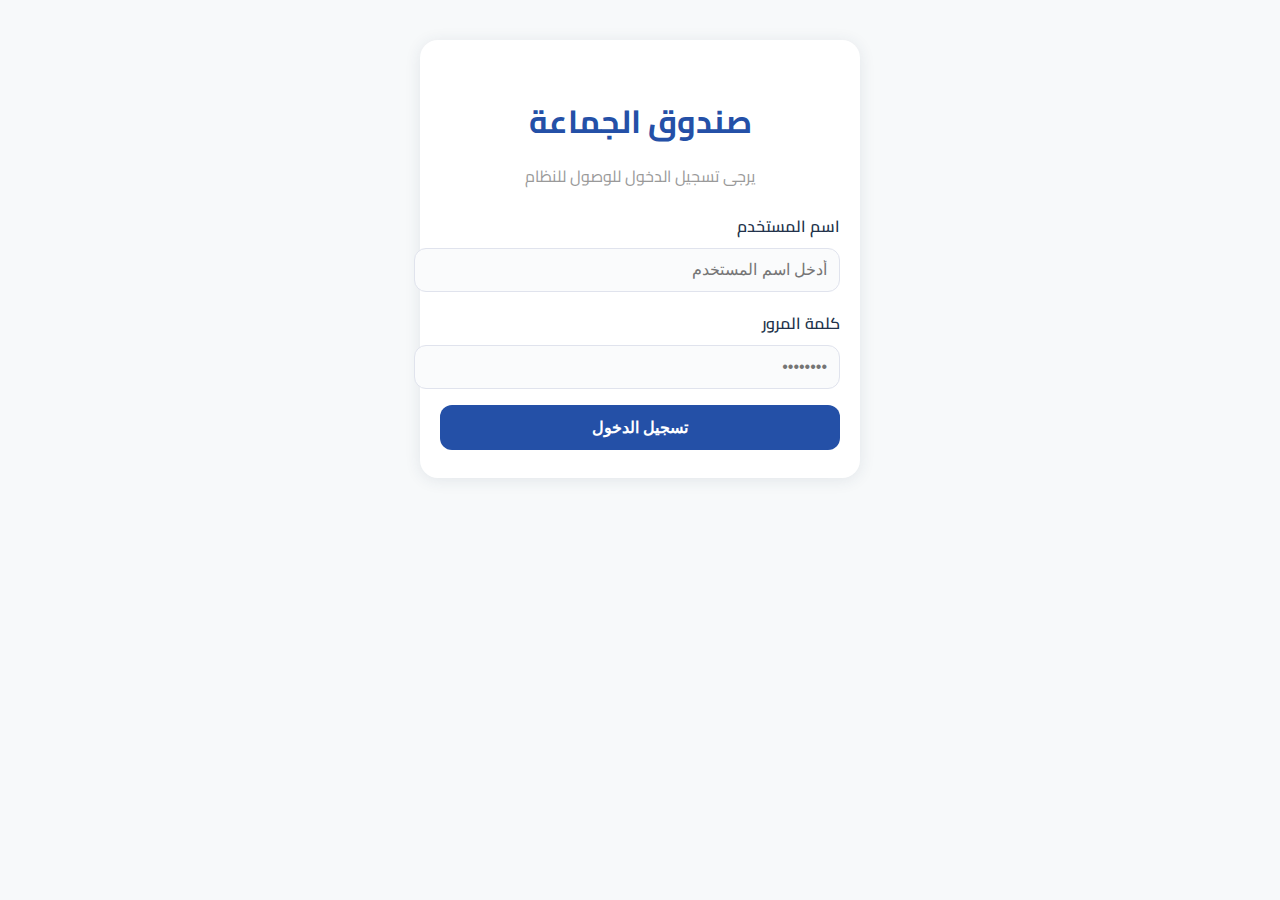
<file: index.html>
<!DOCTYPE html>
<html lang="ar" dir="rtl">
<head>
    <meta charset="UTF-8">
    <title>تسجيل الدخول - صندوق الجماعة</title>
    <meta name="viewport" content="width=device-width,initial-scale=1">
    <link href="https://fonts.googleapis.com/css2?family=Cairo:wght@400;700&family=Tajawal:wght@400;700&family=Almarai:wght@400;700&display=swap" rel="stylesheet">
    <link rel="stylesheet" href="style.css">
</head>
<body>
    <div class="container">
        <h1>صندوق الجماعة</h1>
        <div class="subtitle">يرجى تسجيل الدخول للوصول للنظام</div>
        <form>
            <div class="input-group">
                <label for="username">اسم المستخدم</label>
                <input type="text" id="username" placeholder="أدخل اسم المستخدم">
            </div>
            <div class="input-group">
                <label for="password">كلمة المرور</label>
                <input type="password" id="password" placeholder="••••••••">
            </div>
            <button class="btn-primary" type="submit">تسجيل الدخول</button>
        </form>
    </div>
</body>
</html>
</file>
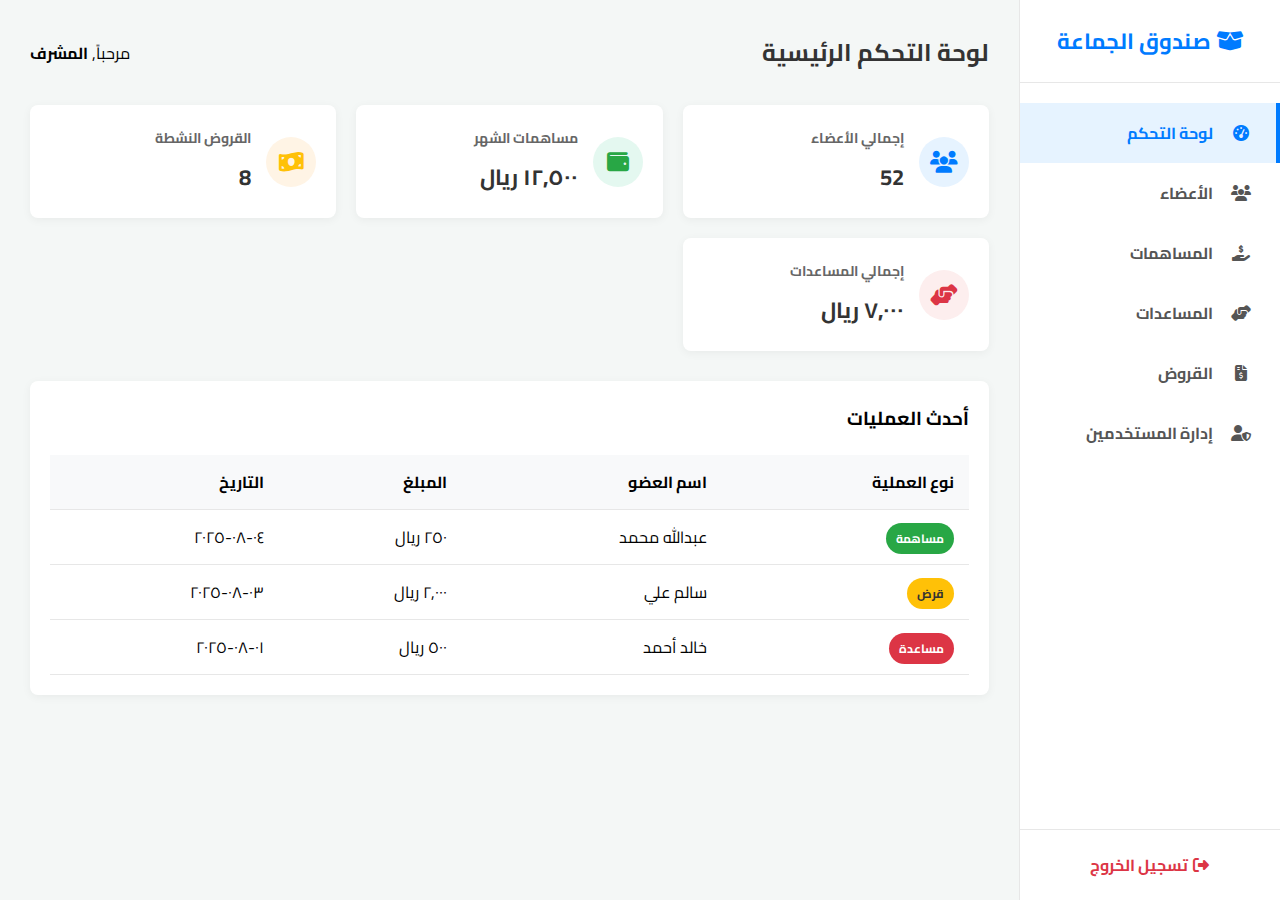
<file: dashboard.html>
<!DOCTYPE html>
<html lang="ar" dir="rtl">
<head>
    <meta charset="UTF-8">
    <meta name="viewport" content="width=device-width, initial-scale=1.0">
    <title>لوحة التحكم - صندوق الجماعة</title>
    
    <!-- ربط ملف التنسيقات CSS الخاص بلوحة التحكم -->
    <link rel="stylesheet" href="css/dashboard.css">
    
    <!-- ربط خط Cairo من Google Fonts -->
    <link rel="preconnect" href="https://fonts.googleapis.com">
    <link rel="preconnect" href="https://fonts.gstatic.com" crossorigin>
    <link href="https://fonts.googleapis.com/css2?family=Cairo:wght@400;700&display=swap" rel="stylesheet">
    
    <!-- ربط مكتبة Font Awesome للأيقونات (ضرورية للأيقونات) -->
    <link rel="stylesheet" href="https://cdnjs.cloudflare.com/ajax/libs/font-awesome/6.1.1/css/all.min.css">
</head>
<body>

    <div class="dashboard-layout">
        
        <!-- ==================== القائمة الجانبية (Sidebar) ==================== -->
        <aside class="sidebar">
            <div class="sidebar-header">
                <h3><i class="fas fa-box-open"></i> صندوق الجماعة</h3>
            </div>
            <nav class="sidebar-nav">
                <ul>
                    <!-- الرابط النشط حالياً -->
                    <li class="active"><a href="dashboard.html"><i class="fas fa-tachometer-alt fa-fw"></i> لوحة التحكم</a></li>
                    <li><a href="#"><i class="fas fa-users fa-fw"></i> الأعضاء</a></li>
                    <li><a href="#"><i class="fas fa-hand-holding-usd fa-fw"></i> المساهمات</a></li>
                    <li><a href="#"><i class="fas fa-hands-helping fa-fw"></i> المساعدات</a></li>
                    <li><a href="#"><i class="fas fa-file-invoice-dollar fa-fw"></i> القروض</a></li>
                    <li><a href="#"><i class="fas fa-user-shield fa-fw"></i> إدارة المستخدمين</a></li>
                </ul>
            </nav>
            <div class="sidebar-footer">
                <a href="index.html"><i class="fas fa-sign-out-alt fa-fw"></i> تسجيل الخروج</a>
            </div>
        </aside>

        <!-- ==================== المحتوى الرئيسي (Main Content) ==================== -->
        <main class="main-content">
            
            <!-- ترويسة المحتوى -->
            <header class="main-header">
                <h2>لوحة التحكم الرئيسية</h2>
                <div class="user-info">
                    <span>مرحباً, <strong>المشرف</strong></span>
                </div>
            </header>
            
            <!-- بطاقات الملخص السريع -->
            <section class="summary-cards">
                <div class="card">
                    <div class="card-icon" style="background-color: #e6f3ff;">
                        <i class="fas fa-users" style="color: #007bff;"></i>
                    </div>
                    <div class="card-info">
                        <h4>إجمالي الأعضاء</h4>
                        <p>52</p> <!-- بيانات وهمية مؤقتاً -->
                    </div>
                </div>
                <div class="card">
                    <div class="card-icon" style="background-color: #e4f8f0;">
                        <i class="fas fa-wallet" style="color: #28a745;"></i>
                    </div>
                    <div class="card-info">
                        <h4>مساهمات الشهر</h4>
                        <p>١٢,٥٠٠ ريال</p> <!-- بيانات وهمية مؤقتاً -->
                    </div>
                </div>
                <div class="card">
                    <div class="card-icon" style="background-color: #fff4e5;">
                        <i class="fas fa-money-bill-wave" style="color: #ffc107;"></i>
                    </div>
                    <div class="card-info">
                        <h4>القروض النشطة</h4>
                        <p>8</p> <!-- بيانات وهمية مؤقتاً -->
                    </div>
                </div>
                <div class="card">
                    <div class="card-icon" style="background-color: #fdeeee;">
                        <i class="fas fa-hands-helping" style="color: #dc3545;"></i>
                    </div>
                    <div class="card-info">
                        <h4>إجمالي المساعدات</h4>
                        <p>٧,٠٠٠ ريال</p> <!-- بيانات وهمية مؤقتاً -->
                    </div>
                </div>
            </section>
            
            <!-- قسم الأنشطة الأخيرة -->
            <section class="recent-activity">
                <h3>أحدث العمليات</h3>
                <div class="activity-table-container">
                    <!-- سيتم وضع جدول حقيقي هنا لاحقاً باستخدام JavaScript -->
                    <table>
                        <thead>
                            <tr>
                                <th>نوع العملية</th>
                                <th>اسم العضو</th>
                                <th>المبلغ</th>
                                <th>التاريخ</th>
                            </tr>
                        </thead>
                        <tbody>
                            <tr>
                                <td><span class="tag contribution">مساهمة</span></td>
                                <td>عبدالله محمد</td>
                                <td>٢٥٠ ريال</td>
                                <td>٠٤-٠٨-٢٠٢٥</td>
                            </tr>
                            <tr>
                                <td><span class="tag loan">قرض</span></td>
                                <td>سالم علي</td>
                                <td>٢,٠٠٠ ريال</td>
                                <td>٠٣-٠٨-٢٠٢٥</td>
                            </tr>
                            <tr>
                                <td><span class="tag assistance">مساعدة</span></td>
                                <td>خالد أحمد</td>
                                <td>٥٠٠ ريال</td>
                                <td>٠١-٠٨-٢٠٢٥</td>
                            </tr>
                        </tbody>
                    </table>
                </div>
            </section>
        </main>
    </div>

</body>
  </html>
</file>
<file: style.css>
body {
    font-family: 'Cairo', 'Tajawal', 'Almarai', sans-serif;
    background: #f7f9fa;
    margin: 0;
    direction: rtl;
}

.container {
    max-width: 400px;
    margin: 40px auto;
    background: #fff;
    border-radius: 18px;
    box-shadow: 0 2px 16px rgba(40,61,89, 0.10);
    padding: 30px 20px 20px 20px;
}

h1 {
    color: #2450a7;
    font-size: 2rem;
    margin-bottom: 10px;
    font-weight: 700;
    text-align: center;
}

.subtitle {
    color: #999;
    text-align: center;
    margin-bottom: 20px;
    font-size: 1rem;
}

.tabs {
    display: flex;
    justify-content: center;
    margin-bottom: 20px;
    border-bottom: 2px solid #eaeaea;
}
.tab {
    flex: 1;
    text-align: center;
    padding: 12px 0;
    font-weight: 700;
    color: #2450a7;
    background: none;
    border: none;
    cursor: pointer;
    outline: none;
    border-bottom: 3px solid transparent;
    transition: border-color 0.3s;
}
.tab.active {
    border-bottom: 3px solid #2450a7;
    color: #2450a7;
}

.input-group {
    margin-bottom: 16px;
}

label {
    display: block;
    margin-bottom: 7px;
    font-weight: 600;
    color: #22324a;
}

input[type="text"], input[type="password"] {
    width: 100%;
    padding: 12px;
    border-radius: 12px;
    border: 1.5px solid #e0e3ed;
    background: #fafbfc;
    font-size: 1rem;
    transition: border-color 0.3s;
}
input:focus {
    border-color: #2450a7;
}

.btn-primary {
    width: 100%;
    padding: 13px;
    background: #2450a7;
    color: #fff;
    border: none;
    border-radius: 12px;
    font-size: 1rem;
    cursor: pointer;
    font-weight: 700;
    transition: background 0.25s;
    margin-bottom: 8px;
}
.btn-primary:hover {
    background: #15306a;
}

.card {
    background: #fff;
    border-radius: 15px;
    box-shadow: 0 1px 6px rgba(40,61,89, 0.12);
    padding: 16px;
    margin-bottom: 12px;
}
</file>
<file: css/dashboard.css>
/* الإعدادات العامة */
body {
    font-family: 'Cairo', sans-serif;
    background-color: #f4f7f6;
    margin: 0;
    direction: rtl;
}

/* تخطيط الصفحة الرئيسي */
.dashboard-layout {
    display: flex;
}

/* القائمة الجانبية */
.sidebar {
    width: 260px;
    background-color: #ffffff;
    border-left: 1px solid #e7e7e7;
    min-height: 100vh;
    display: flex;
    flex-direction: column;
}

.sidebar-header {
    padding: 20px;
    text-align: center;
    border-bottom: 1px solid #e7e7e7;
}

.sidebar-header h3 {
    margin: 0;
    color: #007bff;
    font-size: 22px;
}

.sidebar-nav {
    flex-grow: 1;
    padding-top: 20px;
}

.sidebar-nav ul {
    list-style: none;
    padding: 0;
    margin: 0;
}

.sidebar-nav a {
    display: block;
    color: #555;
    text-decoration: none;
    padding: 15px 25px;
    font-size: 16px;
    font-weight: 700;
    transition: all 0.3s;
    border-right: 4px solid transparent;
}

.sidebar-nav a:hover {
    background-color: #f8f9fa;
    color: #007bff;
}

.sidebar-nav li.active a {
    background-color: #e6f3ff;
    color: #007bff;
    border-right-color: #007bff;
}

.sidebar-nav a i {
    margin-left: 15px; /* مسافة بين الأيقونة والنص */
}

.sidebar-footer {
    padding: 20px;
    border-top: 1px solid #e7e7e7;
}

.sidebar-footer a {
    display: block;
    text-align: center;
    color: #dc3545;
    text-decoration: none;
    font-weight: 700;
}

/* المحتوى الرئيسي */
.main-content {
    flex-grow: 1;
    padding: 30px;
}

.main-header {
    display: flex;
    justify-content: space-between;
    align-items: center;
    margin-bottom: 30px;
}

.main-header h2 {
    margin: 0;
    color: #333;
}

.user-info {
    font-size: 16px;
}

/* بطاقات الملخص */
.summary-cards {
    display: grid;
    grid-template-columns: repeat(auto-fit, minmax(240px, 1fr));
    gap: 20px;
    margin-bottom: 30px;
}

.card {
    background-color: #ffffff;
    padding: 20px;
    border-radius: 8px;
    box-shadow: 0 2px 10px rgba(0,0,0,0.05);
    display: flex;
    align-items: center;
}

.card-icon {
    width: 50px;
    height: 50px;
    border-radius: 50%;
    display: flex;
    align-items: center;
    justify-content: center;
    font-size: 22px;
    margin-left: 15px;
}

.card-info h4 {
    margin: 0 0 5px 0;
    color: #666;
    font-size: 14px;
}

.card-info p {
    margin: 0;
    font-size: 22px;
    font-weight: 700;
    color: #333;
}

/* قسم الأنشطة الأخيرة */
.recent-activity {
    background-color: #ffffff;
    padding: 20px;
    border-radius: 8px;
    box-shadow: 0 2px 10px rgba(0,0,0,0.05);
}

.recent-activity h3 {
    margin-top: 0;
}

.activity-table-container table {
    width: 100%;
    border-collapse: collapse;
}

.activity-table-container th, .activity-table-container td {
    padding: 12px 15px;
    text-align: right;
    border-bottom: 1px solid #e7e7e7;
}

.activity-table-container th {
    background-color: #f8f9fa;
    font-weight: 700;
}

.tag {
    padding: 4px 10px;
    border-radius: 20px;
    font-size: 12px;
    font-weight: 700;
    color: #fff;
}

.tag.contribution { background-color: #28a745; }
.tag.loan { background-color: #ffc107; color: #333;}
.tag.assistance { background-color: #dc3545; }
</file>
